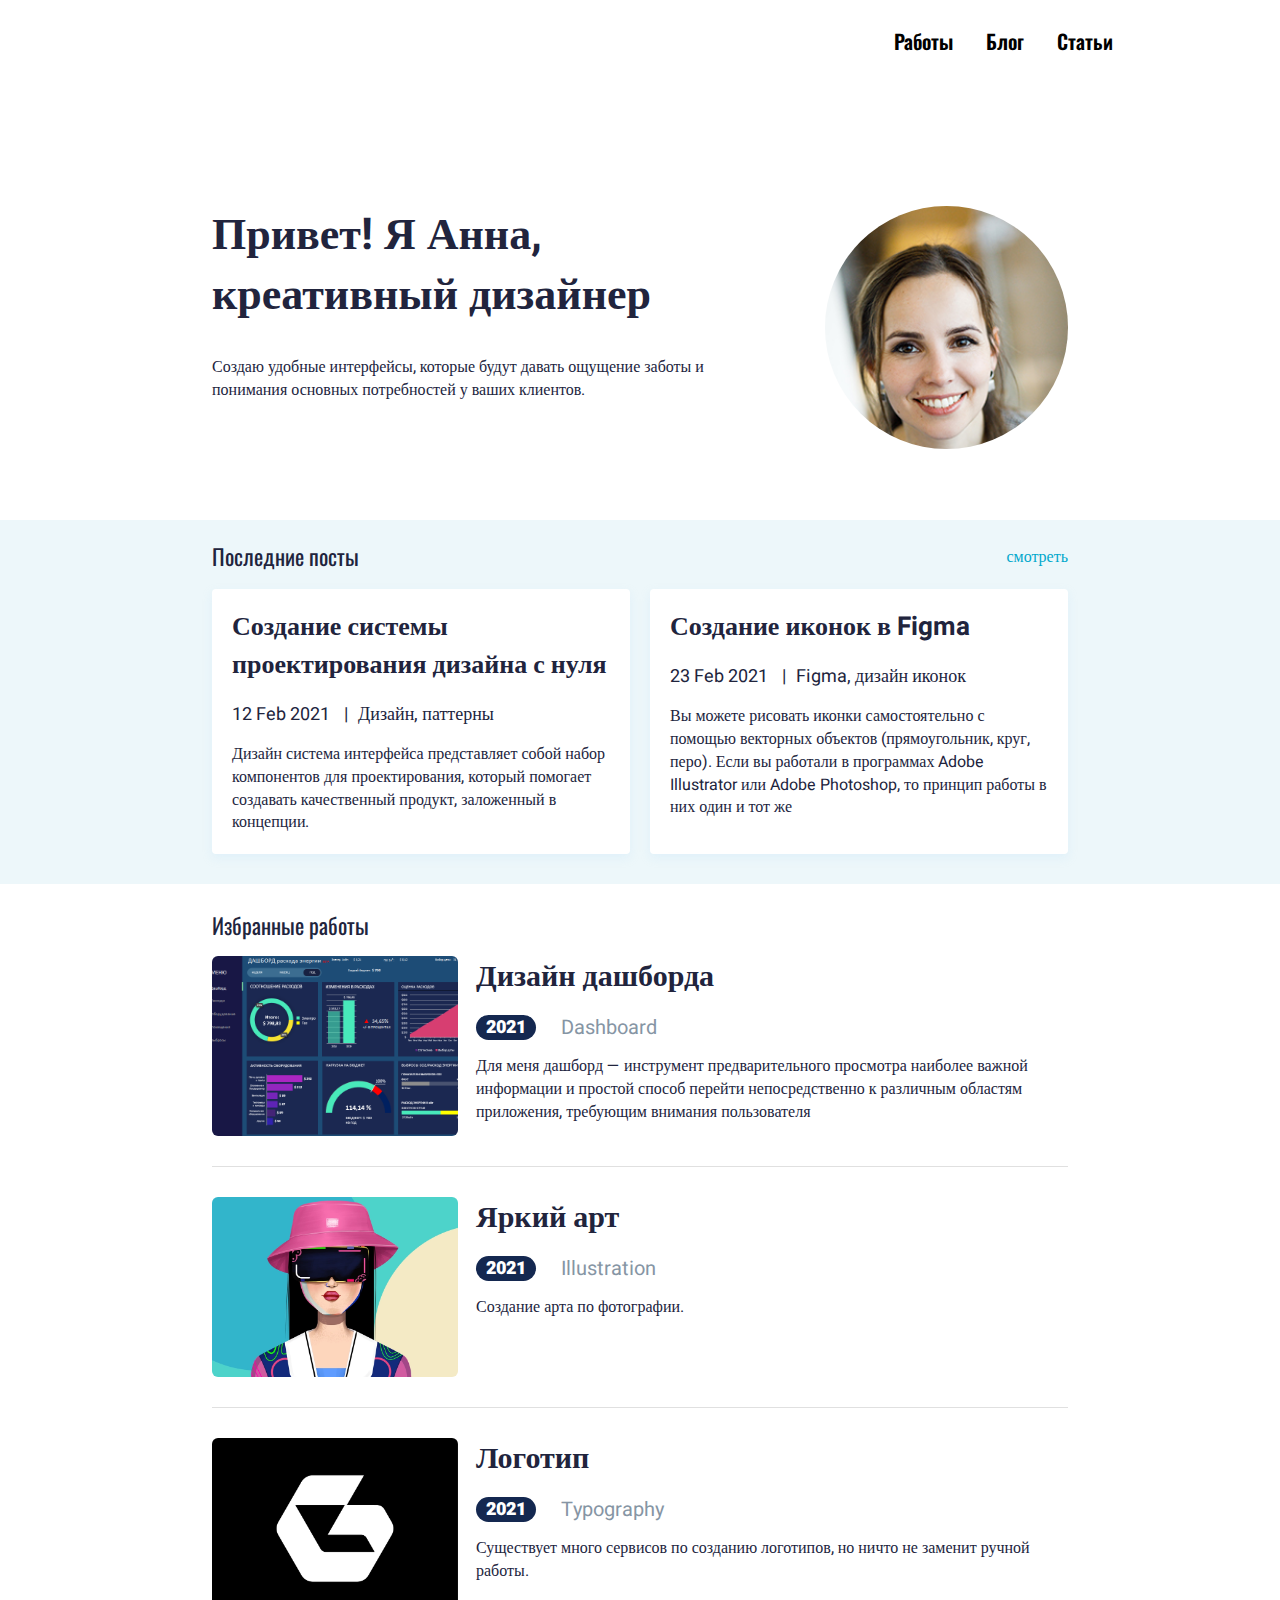
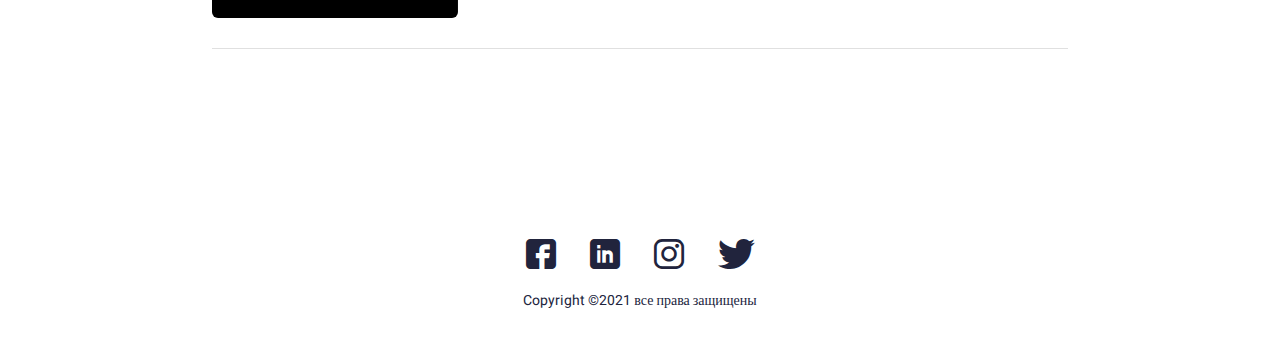
<file: index.html>
<!DOCTYPE html>
<html>

<head>
   <meta charset="UTF-8">
   <meta http-equiv="X-UA-Compatible" content="IE=edge">
   <meta name="viewport" content="width=device-width, initial-scale=1.0">
   <title>Главная</title>
   <link rel="stylesheet" href="css/style.css">
   <script src="https://ajax.aspnetcdn.com/ajax/jQuery/jquery-3.4.1.min.js"></script>
   <script src="js/script.js"></script>
</head>

<body>
   <div class="wrapper">
      <header class="header">
         <div class="header__container">
            <div class="header__menu menu">
               <div class="menu__icon icon-menu">
                  <span></span>
                  <span></span>
                  <span></span>
               </div>
               <nav class="menu__body">
                  <ul class="menu__list">
                     <li><a href="works.html" class="menu__link">Работы</a></li>
                     <li><a href="blog.html" class="menu__link">Блог</a></li>
                     <li><a href="acticle.html" class="menu__link">Статьи</a></li>
                  </ul>
               </nav>
            </div>
         </div>
      </header>
      <main class="page">
         <section class="hello">
            <div class="hello__container _container">
               <div class="hello__content">
                  <h1 class="hello__title title">Привет! Я Анна, креативный дизайнер</h1>
                  <div class="hello__text text">
                     Создаю удобные интерфейсы, которые будут давать ощущение заботы и понимания основных потребностей у
                     ваших клиентов.
                  </div>
               </div>
               <div class="hello_avatar">
                  <img src="img/anna_header.jpg" alt="">
               </div>
            </div>
         </section>
         <section class="recent-posts">
            <div class="recent-posts__container _container">
               <div class="recent-posts__header">
                  <div class="recent-posts__title title-posts">
                     Последние посты
                  </div>
                  <a href="" class="recent-posts__view-all">
                     смотреть
                  </a>
               </div>
               <div class="recent-posts__items">
                  <div class="recent-posts__column">
                     <article class="recent-posts__item recent-post">
                        <a href="" class="recent-post__title">Создание системы проектирования дизайна с нуля</a>
                        <div class="recent-post__info">12 Feb 2021 <span>|</span>Дизайн, паттерны</div>
                        <div class="recent-post__text text">Дизайн система интерфейса представляет собой набор
                           компонентов для проектирования, который помогает создавать качественный продукт, заложенный в
                           концепции.</div>
                     </article>
                  </div>
                  <div class="recent-posts__column">
                     <article class="recent-posts__item recent-post">
                        <a href="" class="recent-post__title">Создание иконок в Figma</a>
                        <div class="recent-post__info">23 Feb 2021 <span>|</span>Figma, дизайн иконок</div>
                        <div class="recent-post__text text">Вы можете рисовать иконки самостоятельно с помощью векторных
                           объектов (прямоугольник, круг, перо). Если вы работали в программах Adobe Illustrator или
                           Adobe Photoshop, то принцип работы в них один и тот же</div>
                     </article>
                  </div>
               </div>
            </div>
         </section>
         <section class="featured-works">
            <div class="featured-works__container _container">
               <div class="featured-works__title title-posts">Избранные работы</div>
               <div class="featured-works__items works">
                  <article class="works__item">
                     <a href="" class="works__image ibg">
                        <img src="img/11.png" alt="">
                     </a>
                     <div class="works__body">
                        <div class="works__title">Дизайн дашборда</div>
                        <div class="works__info">
                           <div class="works__year">2021</div>
                           <div class="works__category">Dashboard</div>
                        </div>
                        <div class="works__text text">Для меня дашборд — инструмент предварительного просмотра наиболее
                           важной информации и простой способ перейти непосредственно к различным областям приложения,
                           требующим внимания пользователя</div>
                     </div>
                  </article>
                  <article class="works__item">
                     <a href="" class="works__image ibg">
                        <img src="img/12.webp" alt="">
                     </a>
                     <div class="works__body">
                        <div class="works__title">Яркий арт</div>
                        <div class="works__info">
                           <div class="works__year">2021</div>
                           <div class="works__category">Illustration</div>
                        </div>
                        <div class="works__text text">Создание арта по фотографии.</div>
                     </div>
                  </article>
                  <article class="works__item">
                     <a href="" class="works__image ibg">
                        <img src="img/13.webp" alt="">
                     </a>
                     <div class="works__body">
                        <div class="works__title">Логотип</div>
                        <div class="works__info">
                           <div class="works__year">2021</div>
                           <div class="works__category">Typography</div>
                        </div>
                        <div class="works__text text">Существует много сервисов по созданию логотипов, но ничто не
                           заменит ручной работы.</div>
                     </div>
                  </article>
               </div>
            </div>
         </section>
      </main>
      <footer class="footer">
         <div class="footer__container _container">
            <div class="footer__social social">
               <a href="" class="social__item _icon-fb"></a>
               <a href="" class="social__item _icon-Linkedin"></a>
               <a href="" class="social__item _icon-insta"></a>
               <a href="" class="social__item _icon-Group"></a>
            </div>
            <div class="footer_copy">Copyright ©2021 все права защищены </div>
         </div>
      </footer>
   </div>

</body>

</html>
</file>
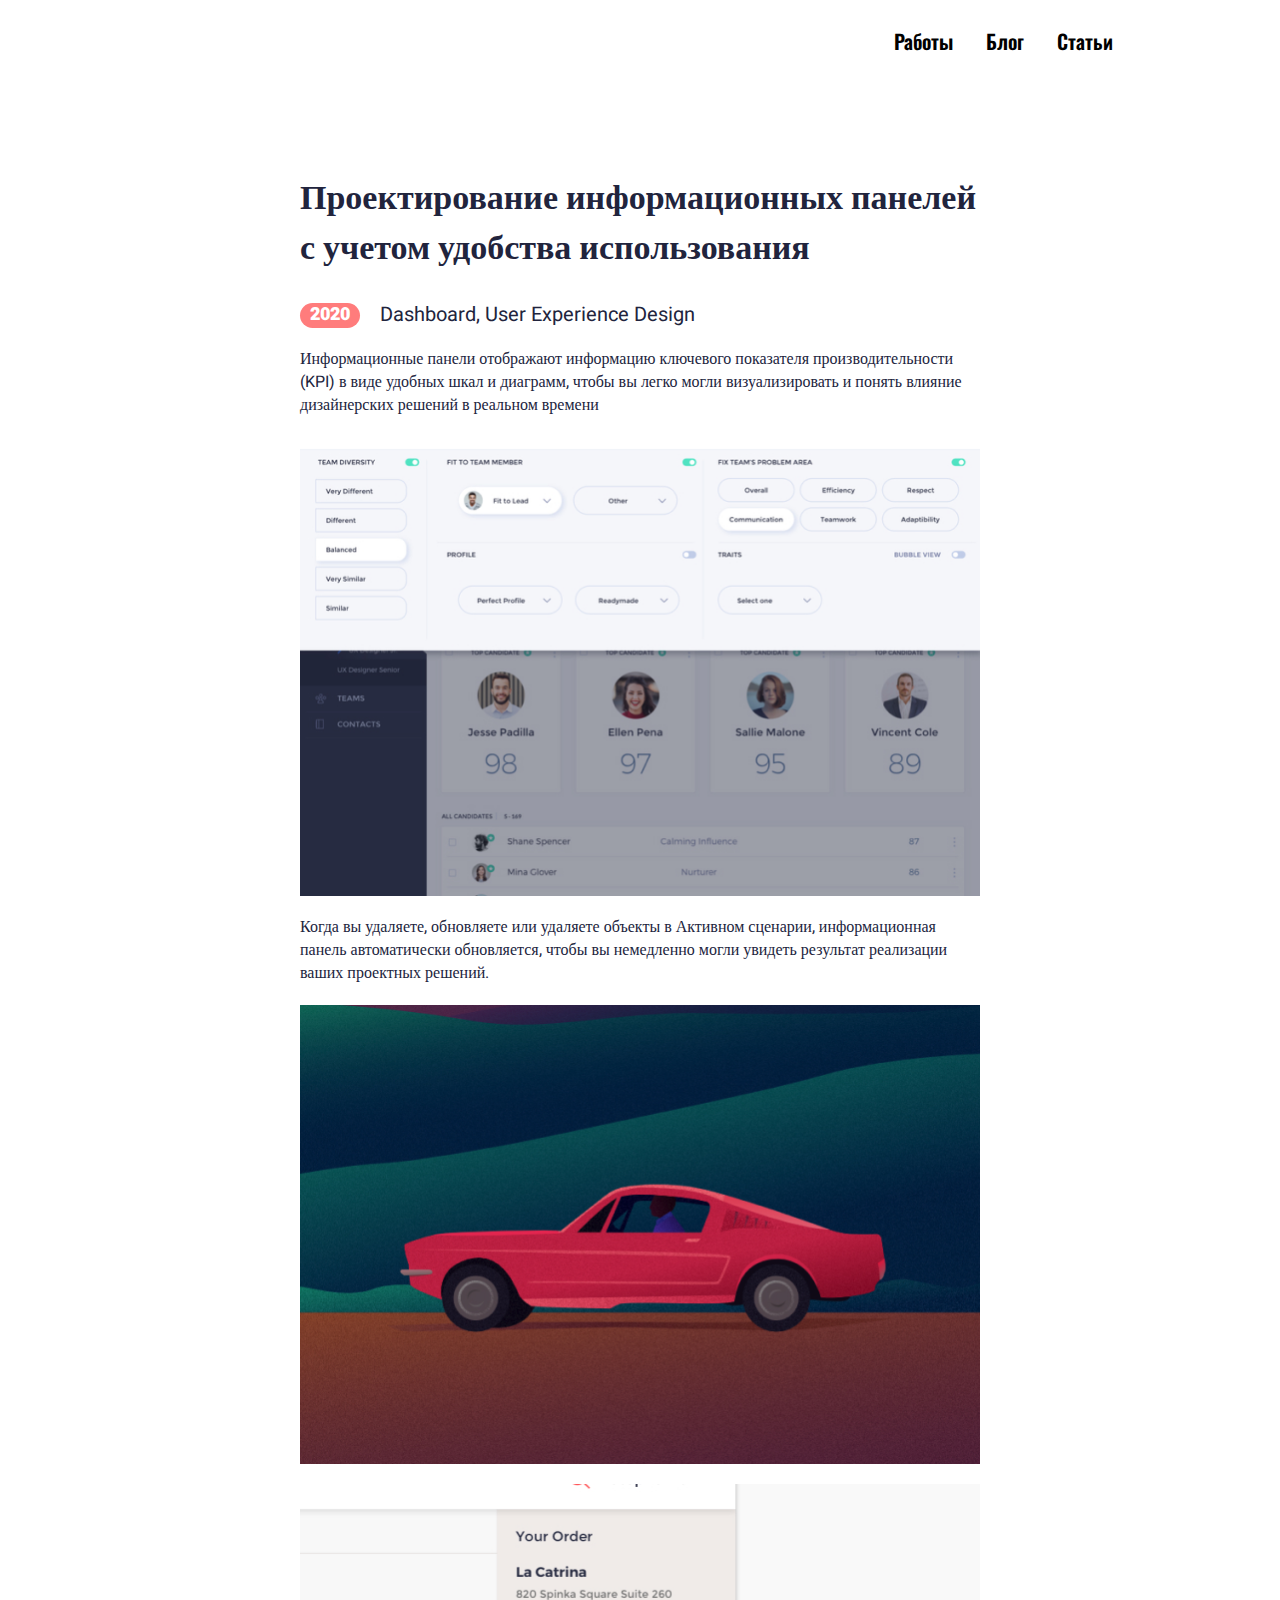
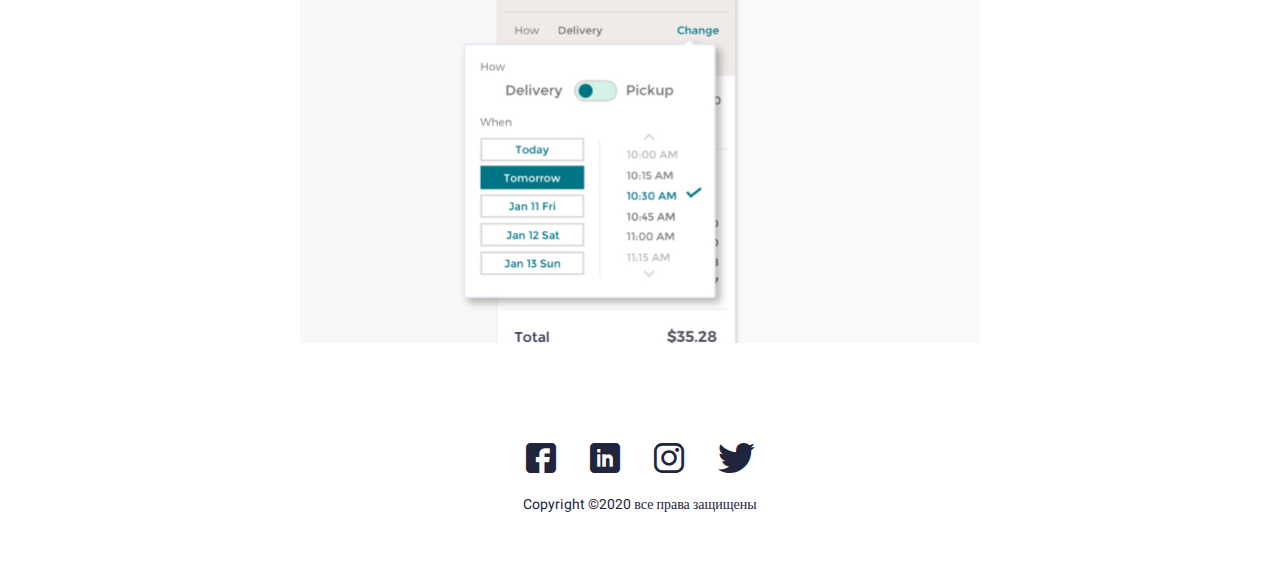
<file: acticle.html>
<!DOCTYPE html>
<html>

<head>
   <meta charset="UTF-8">
   <meta http-equiv="X-UA-Compatible" content="IE=edge">
   <meta name="viewport" content="width=device-width, initial-scale=1.0">
   <title>Статьи</title>
   <link rel="stylesheet" href="css/style.css">
   <script src="https://ajax.aspnetcdn.com/ajax/jQuery/jquery-3.4.1.min.js"></script>
   <script src="js/script.js"></script>
</head>

<body>
   <div class="wrapper">
      <header class="header">
         <div class="header__container">
            <div class="header__menu menu">
               <div class="menu__icon icon-menu">
                  <span></span>
                  <span></span>
                  <span></span>
               </div>
               <nav class="menu__body">
                  <ul class="menu__list">
                     <li><a href="works.html" class="menu__link">Работы</a></li>
                     <li><a href="blog.html" class="menu__link">Блог</a></li>
                     <li><a href="acticle.html" class="menu__link">Статьи</a></li>
                  </ul>
               </nav>
            </div>
         </div>
      </header>
      <main class="page">
         <div class="article">
            <div class="article__title">Проектирование информационных панелей с учетом удобства использования</div>
            <div class="article__info">
               <div class="article__year">2020</div>
               <div class="article__category">Dashboard, User Experience Design</div>
            </div>
            <div class="article__text">
               <p> Информационные панели отображают информацию ключевого показателя производительности (KPI) в виде
                  удобных шкал и диаграмм, чтобы вы легко могли визуализировать и понять влияние дизайнерских решений в
                  реальном времени</p>
               <img class="article__image" src="img/article/01.jpg" alt="">
               <p>Когда вы удаляете, обновляете или удаляете объекты в Активном сценарии, информационная панель
                  автоматически обновляется, чтобы вы немедленно могли увидеть результат реализации ваших проектных
                  решений.</p>
               <img class="article__image" src="img/article/02.jpg" alt="">
               <img class="article__image" src="img/article/03.jpg" alt="">
            </div>
         </div>

      </main>
      <footer class="footer">
         <div class="footer__container _container">
            <div class="footer__social social">
               <a href="" class="social__item _icon-fb"></a>
               <a href="" class="social__item _icon-Linkedin"></a>
               <a href="" class="social__item _icon-insta"></a>
               <a href="" class="social__item _icon-Group"></a>
            </div>
            <div class="footer_copy">Copyright ©2020 все права защищены </div>
         </div>
      </footer>
   </div>

</body>

</html>
</file>
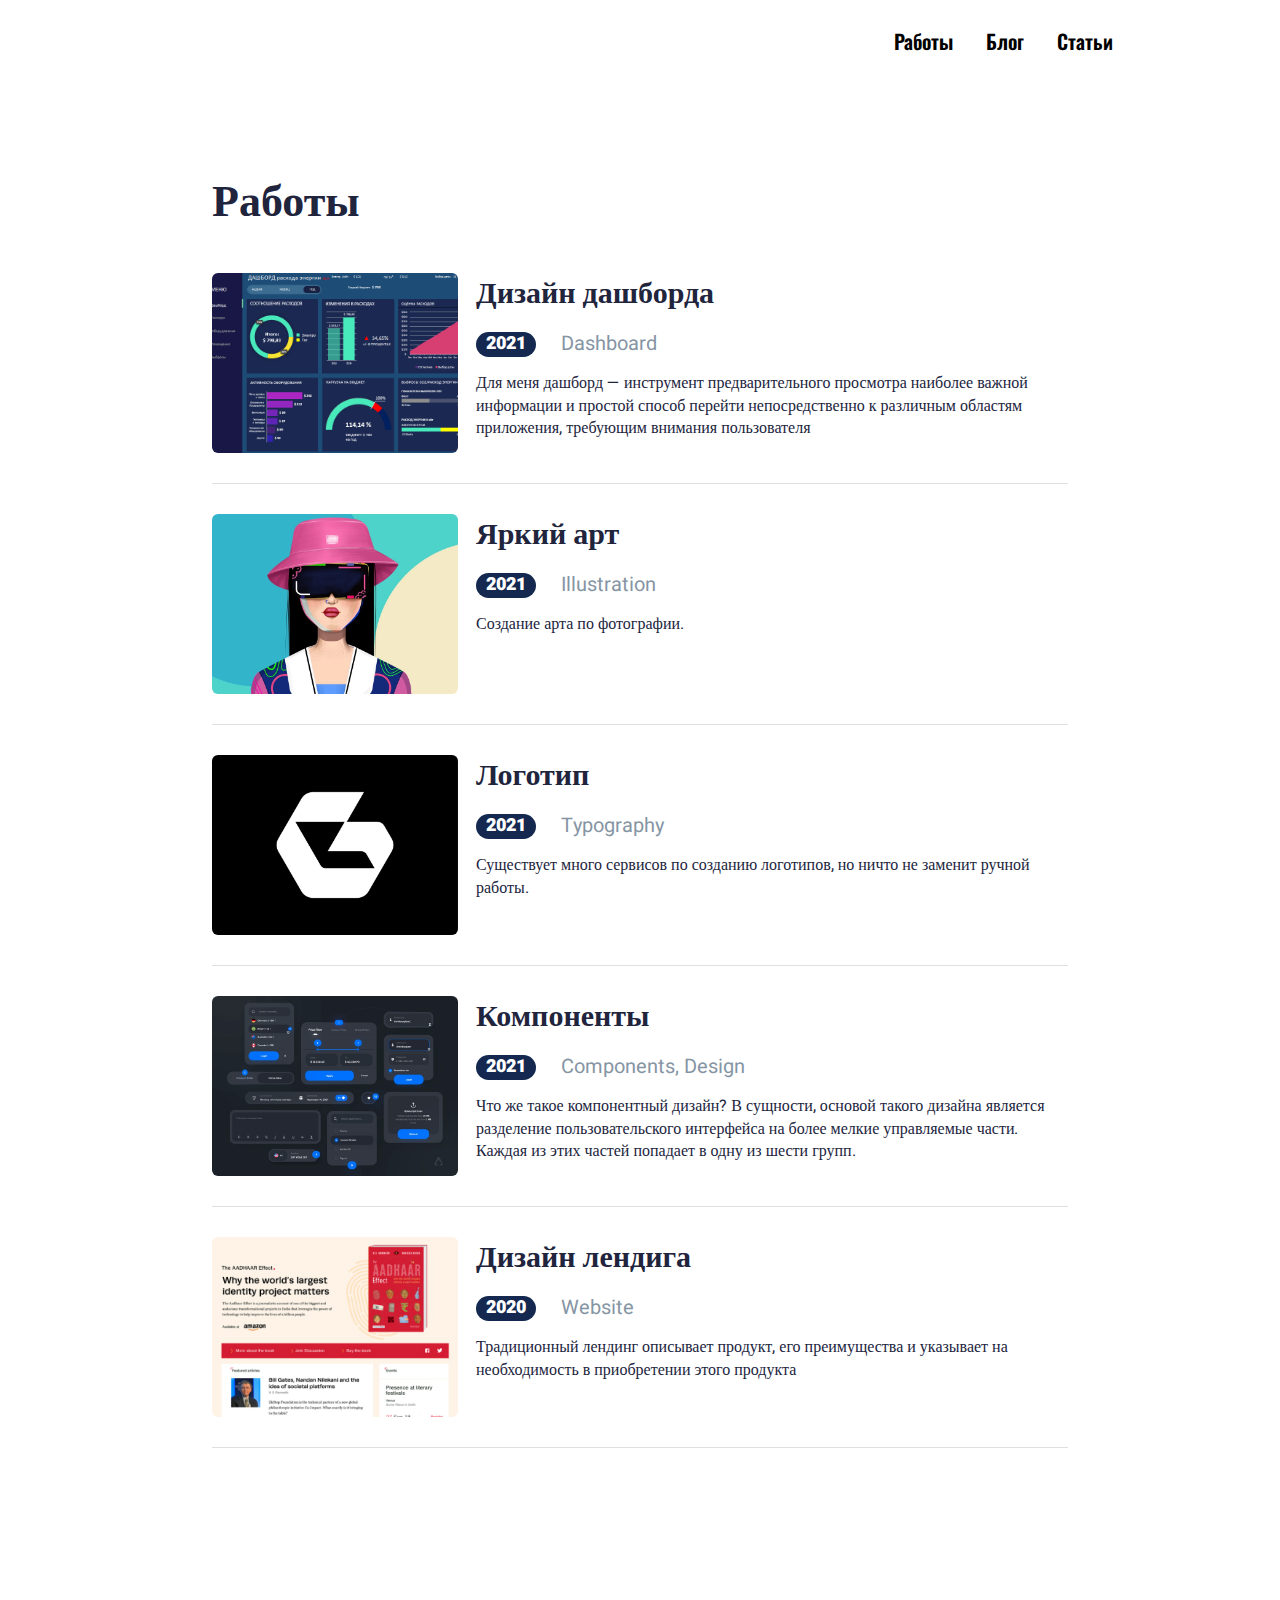
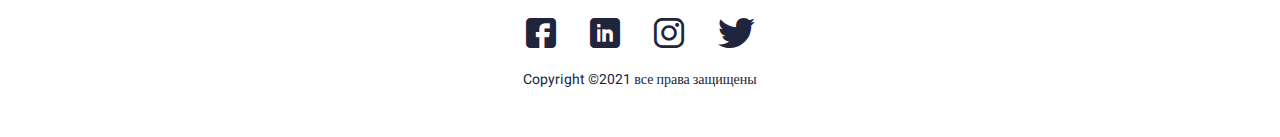
<file: works.html>
<!DOCTYPE html>
<html>

<head>
   <meta charset="UTF-8">
   <meta http-equiv="X-UA-Compatible" content="IE=edge">
   <meta name="viewport" content="width=device-width, initial-scale=1.0">
   <title>Работы</title>
   <link rel="stylesheet" href="css/style.css">
   <script src="https://ajax.aspnetcdn.com/ajax/jQuery/jquery-3.4.1.min.js"></script>
   <script src="js/script.js"></script>
</head>

<body>
   <div class="wrapper">
      <header class="header">
         <div class="header__container">
            <div class="header__menu menu">
               <div class="menu__icon icon-menu">
                  <span></span>
                  <span></span>
                  <span></span>
               </div>
               <nav class="menu__body">
                  <ul class="menu__list">
                     <li><a href="works.html" class="menu__link">Работы</a></li>
                     <li><a href="blog.html" class="menu__link">Блог</a></li>
                     <li><a href="acticle.html" class="menu__link">Статьи</a></li>
                  </ul>
               </nav>
            </div>
         </div>
      </header>
      <main class="page">
         <div class="works page__container _container">
            <div class="works__main-title title">Работы</div>
            <div class=" works">
               <article class="works__item">
                  <a href="" class="works__image ibg">
                     <img src="img/11.png" alt="">
                  </a>
                  <div class="works__body">
                     <div class="works__title">Дизайн дашборда</div>
                     <div class="works__info">
                        <div class="works__year">2021</div>
                        <div class="works__category">Dashboard</div>
                     </div>
                     <div class="works__text text">Для меня дашборд — инструмент предварительного просмотра наиболее
                        важной информации и простой способ перейти непосредственно к различным областям приложения,
                        требующим внимания пользователя</div>
                  </div>
               </article>
               <article class="works__item">
                  <a href="" class="works__image ibg">
                     <img src="img/12.webp" alt="">
                  </a>
                  <div class="works__body">
                     <div class="works__title">Яркий арт</div>
                     <div class="works__info">
                        <div class="works__year">2021</div>
                        <div class="works__category">Illustration</div>
                     </div>
                     <div class="works__text text">Создание арта по фотографии.</div>
                  </div>
               </article>
               <article class="works__item">
                  <a href="" class="works__image ibg">
                     <img src="img/13.webp" alt="">
                  </a>
                  <div class="works__body">
                     <div class="works__title">Логотип</div>
                     <div class="works__info">
                        <div class="works__year">2021</div>
                        <div class="works__category">Typography</div>
                     </div>
                     <div class="works__text text">Существует много сервисов по созданию логотипов, но ничто не
                        заменит ручной работы.</div>
                  </div>
               </article>
               <article class="works__item">
                  <a href="" class="works__image ibg">
                     <img src="img/works/22.webp" alt="">
                  </a>
                  <div class="works__body">
                     <div class="works__title">Компоненты</div>
                     <div class="works__info">
                        <div class="works__year">2021</div>
                        <div class="works__category">Components, Design</div>
                     </div>
                     <div class="works__text text">Что же такое компонентный дизайн? В сущности, основой такого дизайна
                        является разделение пользовательского интерфейса на более мелкие управляемые части. Каждая из
                        этих частей попадает в одну из шести групп.</div>
                  </div>
               </article>
               <article class="works__item">
                  <a href="" class="works__image ibg">
                     <img src="img/works/05.jpg" alt="">
                  </a>
                  <div class="works__body">
                     <div class="works__title">Дизайн лендига</div>
                     <div class="works__info">
                        <div class="works__year">2020</div>
                        <div class="works__category">Website</div>
                     </div>
                     <div class="works__text text">Традиционный лендинг описывает продукт, его преимущества и указывает
                        на необходимость в приобретении этого продукта</div>
                  </div>
               </article>
            </div>
         </div>
      </main>
      <footer class="footer">
         <div class="footer__container _container">
            <div class="footer__social social">
               <a href="" class="social__item _icon-fb"></a>
               <a href="" class="social__item _icon-Linkedin"></a>
               <a href="" class="social__item _icon-insta"></a>
               <a href="" class="social__item _icon-Group"></a>
            </div>
            <div class="footer_copy">Copyright ©2021 все права защищены </div>
         </div>
      </footer>
   </div>

</body>

</html>
</file>
<file: css/style.css>
@import url("https://fonts.googleapis.com/css2?family=Heebo:wght@400;500;700;900&display=swap");
@import url("https://fonts.googleapis.com/css2?family=Oswald:wght@600&display=swap");
@font-face {
  font-family: 'icons';
  font-display: swap;
  src: url("../fonts/icons.woff") format("woff"), url("../fonts/icons.woff2#icons") format("woff2");
  font-weight: normal;
  font-style: normal;
  font-display: block;
}

[class^='_icon-']:before,
[class*=' _icon-']:before {
  font-family: 'icons';
  font-weight: normal;
  font-style: normal;
  font-variant: normal;
  text-transform: none;
  line-height: 1;
  -webkit-font-smoothing: antialiased;
  -moz-osx-font-smoothing: grayscale;
}

[class^='_icon-']:before,
[class*=' _icon-']:before {
  display: block;
}

._icon-fb:before {
  content: "\e900";
}

._icon-Linkedin:before {
  content: "\e901";
}

._icon-insta:before {
  content: "\e902";
}

._icon-Group:before {
  content: "\e903";
}

* {
  padding: 0px;
  margin: 0px;
  border: 0px;
}

*, *:before, *:after {
  -webkit-box-sizing: border-box;
  box-sizing: border-box;
}

:focus, :active {
  outline: none;
}

a:focus, a:active {
  outline: none;
}

aside, nav, footer, header, section {
  display: block;
}

html, body {
  height: 100%;
  min-width: "";
}

body {
  line-height: 1;
  font-size: 14px;
  font-family: "Heebo";
  -ms-text-size-adjust: 100%;
  -moz-text-size-adjust: 100%;
  -webkit-text-size-adjust: 100%;
}

input, button, textarea {
  font-family: "Heebo";
}

input::-ms-clear {
  display: none;
}

button {
  cursor: pointer;
}

button::-moz-focus-inner {
  padding: 0;
  border: 0;
}

a, a:visited {
  text-decoration: none;
}

ul li {
  list-style: none;
}

img {
  vertical-align: top;
}

h1, h2, h3, h4, h5, h6 {
  font-weight: inherit;
  font-size: inherit;
}

.ibg {
  position: relative;
}

.ibg img {
  position: absolute;
  width: 100%;
  height: 100%;
  top: 0;
  left: 0;
  -o-object-fit: cover;
     object-fit: cover;
}

._container {
  max-width: 856px;
  margin: 0 auto;
}

@media (max-width: 868px) {
  ._container {
    max-width: 750px;
  }
}

@media (max-width: 992px) {
  ._container {
    max-width: none;
    padding: 0 10px;
  }
}

.page {
  -webkit-box-flex: 1;
      -ms-flex: 1 1 auto;
          flex: 1 1 auto;
  padding-top: 90px;
}

@media (max-width: 868px) {
  .page {
    padding-top: 30px;
  }
}

.wrapper {
  width: 100%;
  min-height: 100%;
  overflow: hidden;
  display: -webkit-box;
  display: -ms-flexbox;
  display: flex;
  -webkit-box-orient: vertical;
  -webkit-box-direction: normal;
      -ms-flex-direction: column;
          flex-direction: column;
}

body {
  color: #21243d;
}

.header__container {
  max-width: 1052px;
  padding: 0px 10px;
  margin: 0 auto;
}

.header__menu {
  height: 83px;
  -webkit-box-align: center;
      -ms-flex-align: center;
          align-items: center;
  display: -webkit-box;
  display: -ms-flexbox;
  display: flex;
  -webkit-box-pack: end;
      -ms-flex-pack: end;
          justify-content: flex-end;
  padding: 10px 10px;
}

@media (max-width: 768.98px) {
  .header__menu {
    height: 50px;
  }
}

@media (max-width: 768.98px) {
  .menu__body {
    -webkit-transform: translate(0px, -100%);
            transform: translate(0px, -100%);
    -webkit-transition: -webkit-transform 0.8s;
    transition: -webkit-transform 0.8s;
    transition: transform 0.8s;
    transition: transform 0.8s, -webkit-transform 0.8s;
    position: fixed;
    width: 100%;
    height: 100%;
    top: 0;
    left: 0;
    overflow: auto;
    padding: 60px 10px 30px 10px;
    background-color: rgba(255, 255, 255, 0.822);
    z-index: 3;
  }
  .menu__body._active {
    -webkit-transform: translate(0px, 0%);
            transform: translate(0px, 0%);
  }
}

.menu__list {
  -webkit-box-align: center;
      -ms-flex-align: center;
          align-items: center;
}

@media (max-width: 768.98px) {
  .menu__list li {
    margin-bottom: 30px;
  }
  .menu__list li:last-child {
    margin-bottom: 0;
  }
}

@media (min-width: 768.98px) {
  .menu__list {
    display: -webkit-box;
    display: -ms-flexbox;
    display: flex;
  }
  .menu__list li {
    margin-right: 33px;
  }
}

.menu__link {
  font-size: 20px;
  font-weight: 600;
  color: #000;
  -webkit-transition: all 0.3s ease 0s;
  transition: all 0.3s ease 0s;
  font-family: 'Oswald';
}

.menu__link:hover {
  color: #FF6464;
}

.menu__link._active {
  color: #FF6464;
}

@media (max-width: 768.98px) {
  .menu__link {
    font-size: 40px;
    display: block;
    text-align: center;
  }
}

@media (max-width: 768.98px) {
  .icon-menu {
    display: block;
    position: relative;
    width: 30px;
    height: 18px;
    cursor: pointer;
    z-index: 5;
  }
  .icon-menu span {
    -webkit-transition: all 0.3s ease 0s;
    transition: all 0.3s ease 0s;
    top: calc(50% - 1px);
    left: 0px;
    position: absolute;
    width: 100%;
    height: 2px;
    background-color: #000;
  }
  .icon-menu span:first-child {
    top: 0px;
  }
  .icon-menu span:last-child {
    top: auto;
    bottom: 0px;
  }
  .icon-menu._active span {
    -webkit-transform: scale(0);
    transform: scale(0);
  }
  .icon-menu._active span:first-child {
    -webkit-transform: rotate(-45deg);
    transform: rotate(-45deg);
    top: 8px;
  }
  .icon-menu._active span:last-child {
    -webkit-transform: rotate(45deg);
    transform: rotate(45deg);
    bottom: 8px;
  }
}

.hello {
  padding-top: 33px;
  padding-bottom: 71px;
}

@media (max-width: 868px) {
  .hello {
    padding-top: 0px;
  }
}

.hello_avatar {
  -webkit-box-flex: 0;
      -ms-flex: 0 0 243px;
          flex: 0 0 243px;
  height: 243px;
  border-radius: 100%;
  position: relative;
  overflow: hidden;
  width: 243px;
}

.hello_avatar img {
  min-width: 100%;
}

.hello__container {
  display: -webkit-box;
  display: -ms-flexbox;
  display: flex;
}

@media (max-width: 768.98px) {
  .hello__container {
    -webkit-box-orient: vertical;
    -webkit-box-direction: reverse;
        -ms-flex-direction: column-reverse;
            flex-direction: column-reverse;
    text-align: center;
    -webkit-box-align: center;
        -ms-flex-align: center;
            align-items: center;
  }
}

.hello__content {
  -webkit-box-flex: 1;
      -ms-flex: 1 1 auto;
          flex: 1 1 auto;
  padding-right: 110px;
}

@media (max-width: 868px) {
  .hello__content {
    padding-right: 50px;
  }
}

@media (max-width: 768.98px) {
  .hello__content {
    padding-right: 0px;
    padding-top: 40px;
  }
}

.hello__title {
  margin-bottom: 30px;
}

.hello__text {
  margin-bottom: 35px;
}

.hello__btn {
  background-color: #FF6464;
  border-radius: 2px;
  display: -webkit-inline-box;
  display: -ms-inline-flexbox;
  display: inline-flex;
  font-weight: 500;
  font-size: 20px;
  line-height: 145%;
  color: #fff;
  padding: 0px 20px;
  -webkit-box-align: center;
      -ms-flex-align: center;
          align-items: center;
  -webkit-box-pack: center;
      -ms-flex-pack: center;
          justify-content: center;
  text-align: center;
  height: 47px;
  -webkit-transition: background-color 0.3s;
  transition: background-color 0.3s;
}

.hello__btn:hover {
  background-color: #d36f6f;
}

.title {
  font-size: 44px;
  font-weight: 700;
  color: #21243d;
  line-height: 136.36364%;
}

.text, .article__text p {
  font-size: 16px;
  line-height: 143.75%;
}

.recent-posts {
  background: #EDF7FA;
  padding: 25px 0px 20px 0px;
}

.recent-posts__header {
  display: -webkit-box;
  display: -ms-flexbox;
  display: flex;
  margin-bottom: 20px;
}

.recent-posts__title {
  -webkit-box-flex: 1;
      -ms-flex: 1 1 auto;
          flex: 1 1 auto;
}

.recent-posts__view-all {
  font-size: 16px;
  line-height: 24px;
  color: #00A8CC;
  -webkit-transition: color 0.8s;
  transition: color 0.8s;
}

.recent-posts__view-all:hover {
  color: #037994;
}

@media (max-width: 768.98px) {
  .recent-posts__view-all {
    display: none;
  }
}

.recent-posts__items {
  margin: 0px -10px;
}

@media (min-width: 768.98px) {
  .recent-posts__items {
    display: -webkit-box;
    display: -ms-flexbox;
    display: flex;
  }
}

.recent-posts__column {
  -webkit-box-flex: 0;
      -ms-flex: 0 1 50%;
          flex: 0 1 50%;
  padding: 0px 10px;
  margin-bottom: 10px;
}

.recent-post {
  background-color: #fff;
  -webkit-box-shadow: 0px 4px 10px rgba(187, 225, 250, 0.25);
          box-shadow: 0px 4px 10px rgba(187, 225, 250, 0.25);
  border-radius: 4px;
  padding: 20px;
  height: 100%;
}

.recent-post__title {
  display: inline-block;
  color: inherit;
  font-weight: bold;
  font-size: 26px;
  line-height: 146.15385%;
  -webkit-transition: color 1s;
  transition: color 1s;
  margin-bottom: 17px;
}

.recent-post__title:hover {
  color: #FF6464;
}

.recent-post__info {
  margin-bottom: 15px;
  font-size: 18px;
  line-height: 144.44444%;
}

.recent-post__info span {
  margin: 0 10px;
}

.title-posts {
  font-size: 22px;
  font-family: 'Oswald';
}

@media (max-width: 768.98px) {
  .title-posts {
    text-align: center;
    font-size: 18px;
  }
}

.featured-works {
  padding: 30px 0px 80px 0px;
}

@media (max-width: 768.98px) {
  .featured-works {
    padding: 30px 0px 30px 0px;
  }
}

.featured-works__title {
  margin-bottom: 20px;
}

@media (max-width: 768.98px) {
  .featured-works__items {
    display: -webkit-box;
    display: -ms-flexbox;
    display: flex;
    overflow: auto;
  }
}

@media (max-width: 768.98px) and (max-width: 768.98px) {
  .featured-works__items .works__item {
    -webkit-box-flex: 0;
        -ms-flex: 0 0 90%;
            flex: 0 0 90%;
    margin-right: 15px;
  }
}

.works {
  padding-bottom: 60px;
}

.works__item {
  padding-bottom: 30px;
  margin-bottom: 30px;
  border-bottom: 1px solid #e0e0e0;
}

.works__item:last-child {
  margin-bottom: 0px;
}

@media (min-width: 768.98px) {
  .works__item {
    display: -webkit-box;
    display: -ms-flexbox;
    display: flex;
    -webkit-box-align: start;
        -ms-flex-align: start;
            align-items: flex-start;
  }
}

.works__image {
  -webkit-box-flex: 0;
      -ms-flex: 0 0 246px;
          flex: 0 0 246px;
  border-radius: 6px;
  min-height: 180px;
  display: block;
  overflow: hidden;
}

@media (max-width: 768.98px) {
  .works__image {
    padding-bottom: 60%;
    margin-bottom: 17px;
  }
}

.works__body {
  -webkit-box-flex: 1;
      -ms-flex: 1 1 auto;
          flex: 1 1 auto;
}

@media (min-width: 768.98px) {
  .works__body {
    padding-left: 18px;
  }
}

.works__title {
  cursor: pointer;
  color: inherit;
  font-size: 30px;
  line-height: 146.66667%;
  font-weight: 700;
  display: inline-block;
  margin-bottom: 15px;
  -webkit-transition: color 0.3s;
  transition: color 0.3s;
}

@media (max-width: 768.98px) {
  .works__title {
    font-size: 24px;
  }
}

.works__title:hover {
  color: #d36f6f;
}

.works__info {
  display: -webkit-box;
  display: -ms-flexbox;
  display: flex;
  -webkit-box-align: center;
      -ms-flex-align: center;
          align-items: center;
  margin-bottom: 15px;
}

.works__year {
  display: -webkit-inline-box;
  display: -ms-inline-flexbox;
  display: inline-flex;
  background: #142850;
  border-radius: 16px;
  height: 25px;
  padding: 0px 10px;
  -webkit-box-pack: center;
      -ms-flex-pack: center;
          justify-content: center;
  -webkit-box-align: center;
      -ms-flex-align: center;
          align-items: center;
  color: #fff;
  font-weight: 900;
  font-size: 18px;
}

.works__category {
  color: #8695a4;
  font-size: 20px;
  margin-left: 25px;
}

.works__main-title {
  margin-bottom: 40px;
}

.footer {
  text-align: center;
  padding: 50px 0px;
}

.footer__social {
  margin-bottom: 25px;
}

.social {
  display: -webkit-box;
  display: -ms-flexbox;
  display: flex;
  -webkit-box-pack: center;
      -ms-flex-pack: center;
          justify-content: center;
  -webkit-box-align: center;
      -ms-flex-align: center;
          align-items: center;
  -webkit-transition: color 3s ease 0s;
  transition: color 3s ease 0s;
}

.social__item {
  font-size: 30px;
  color: inherit;
  margin: 0 17px;
}

.social__item:hover {
  color: #FF6464;
}

.blog__title {
  margin-bottom: 50px;
}

.blog__acticle-name {
  font-size: 30px;
  line-height: 146.66667%;
  font-weight: 500;
  color: inherit;
  -webkit-transition: color 0.3s;
  transition: color 0.3s;
  display: inline-block;
  margin-bottom: 15px;
}

.blog__acticle-name:hover {
  color: #FF6464;
}

.blog__item {
  border-bottom: 3px solid #e0e0e0;
  padding-bottom: 30px;
  margin-bottom: 30px;
}

.blog__item:last-child {
  margin-bottom: 0px;
}

.blog__info {
  display: -webkit-box;
  display: -ms-flexbox;
  display: flex;
  font-size: 20px;
  margin-bottom: 10px;
}

.blog__info span {
  margin: 0 15px;
}

.blog__category {
  color: #8695a4;
}

.article {
  max-width: 700px;
  padding: 0px 10px 30px;
  margin: 0 auto;
}

.article__title {
  font-size: 34px;
  font-weight: 700;
  line-height: 147.05882%;
  margin-bottom: 30px;
}

@media (max-width: 768.98px) {
  .article__title {
    font-size: 30px;
  }
}

.article__info {
  display: -webkit-box;
  display: -ms-flexbox;
  display: flex;
  -webkit-box-align: center;
      -ms-flex-align: center;
          align-items: center;
  margin-bottom: 20px;
}

.article__year {
  background: #ff7c7c;
  border-radius: 16px;
  height: 25px;
  padding: 0px 10px;
  font-size: 18px;
  font-weight: 900;
  display: -webkit-box;
  display: -ms-flexbox;
  display: flex;
  -webkit-box-pack: center;
      -ms-flex-pack: center;
          justify-content: center;
  -webkit-box-align: center;
      -ms-flex-align: center;
          align-items: center;
  color: #fff;
}

.article__category {
  font-size: 20px;
  margin-left: 20px;
}

@media (max-width: 768.98px) {
  .article__category {
    font-size: 18px;
  }
}

.article__text p {
  margin-bottom: 20px;
}

.article__text img {
  max-width: 100%;
  margin-bottom: 20px;
}
</file>
